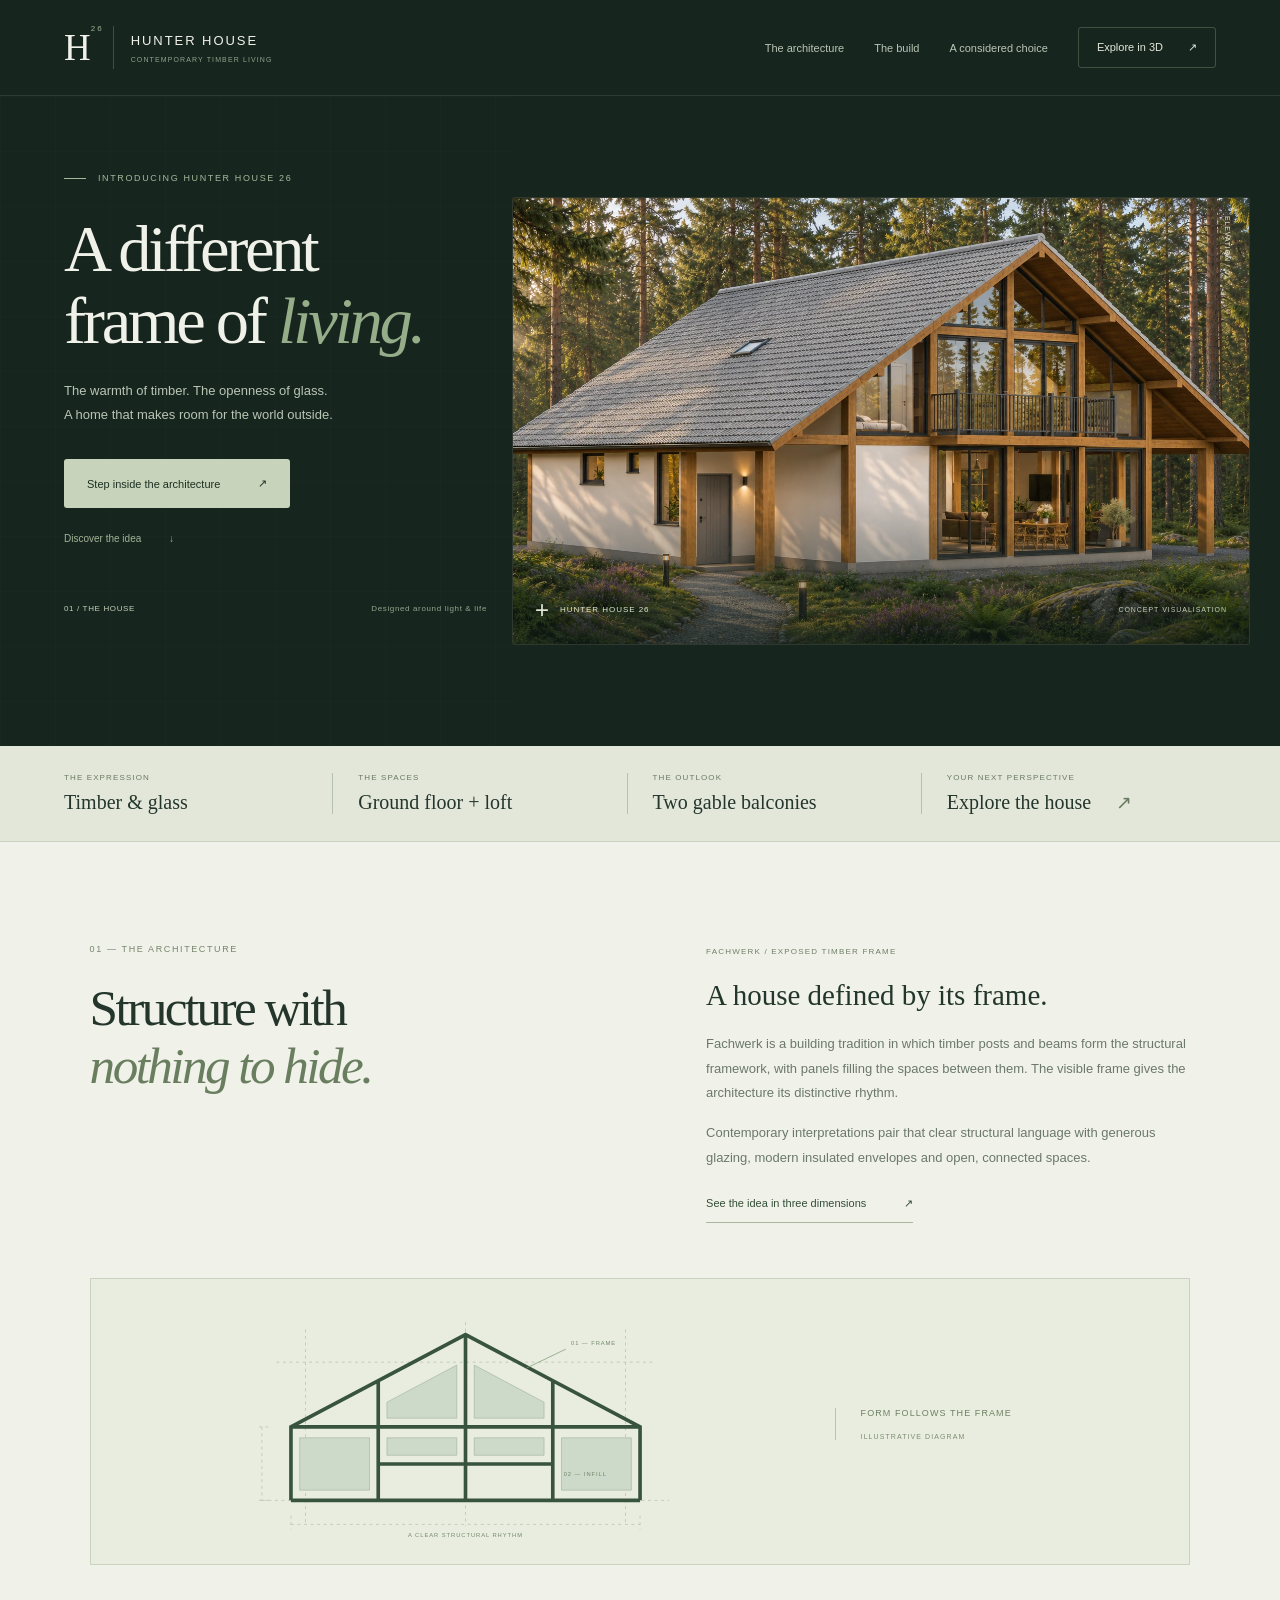
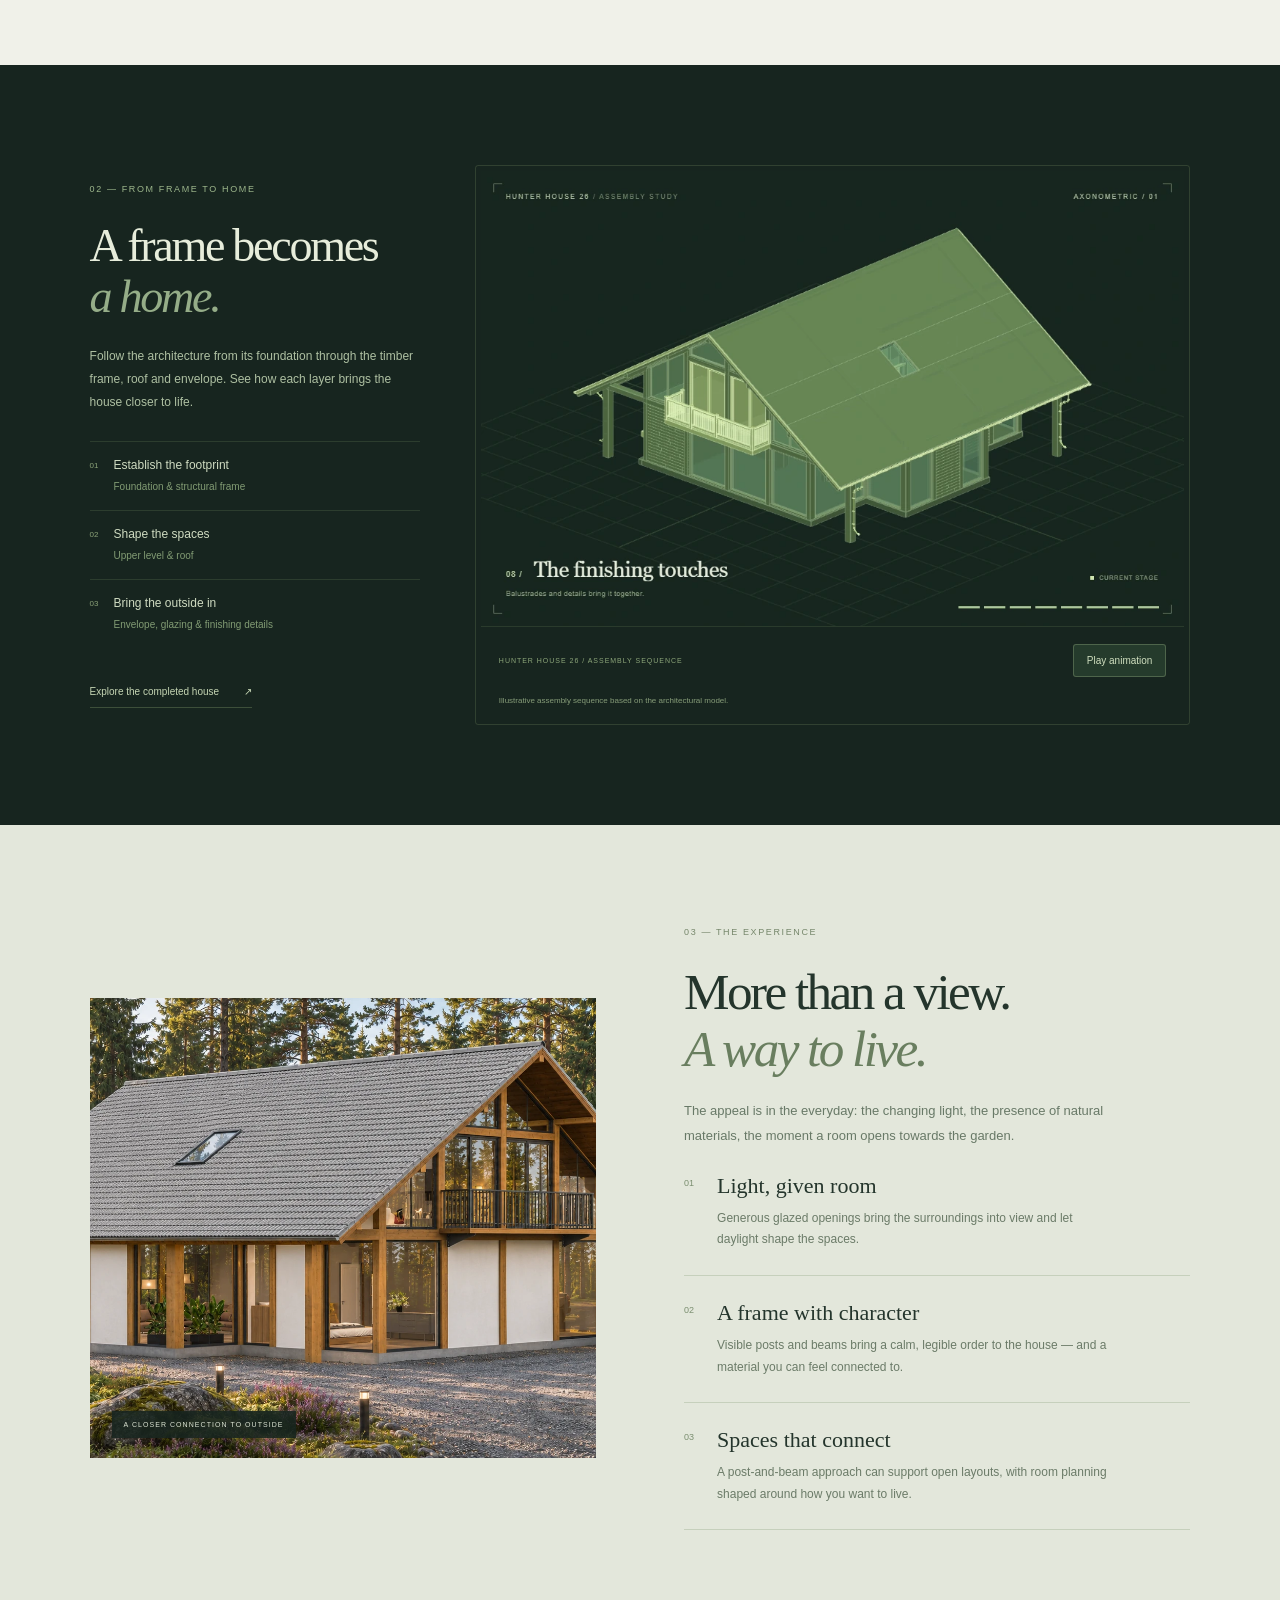
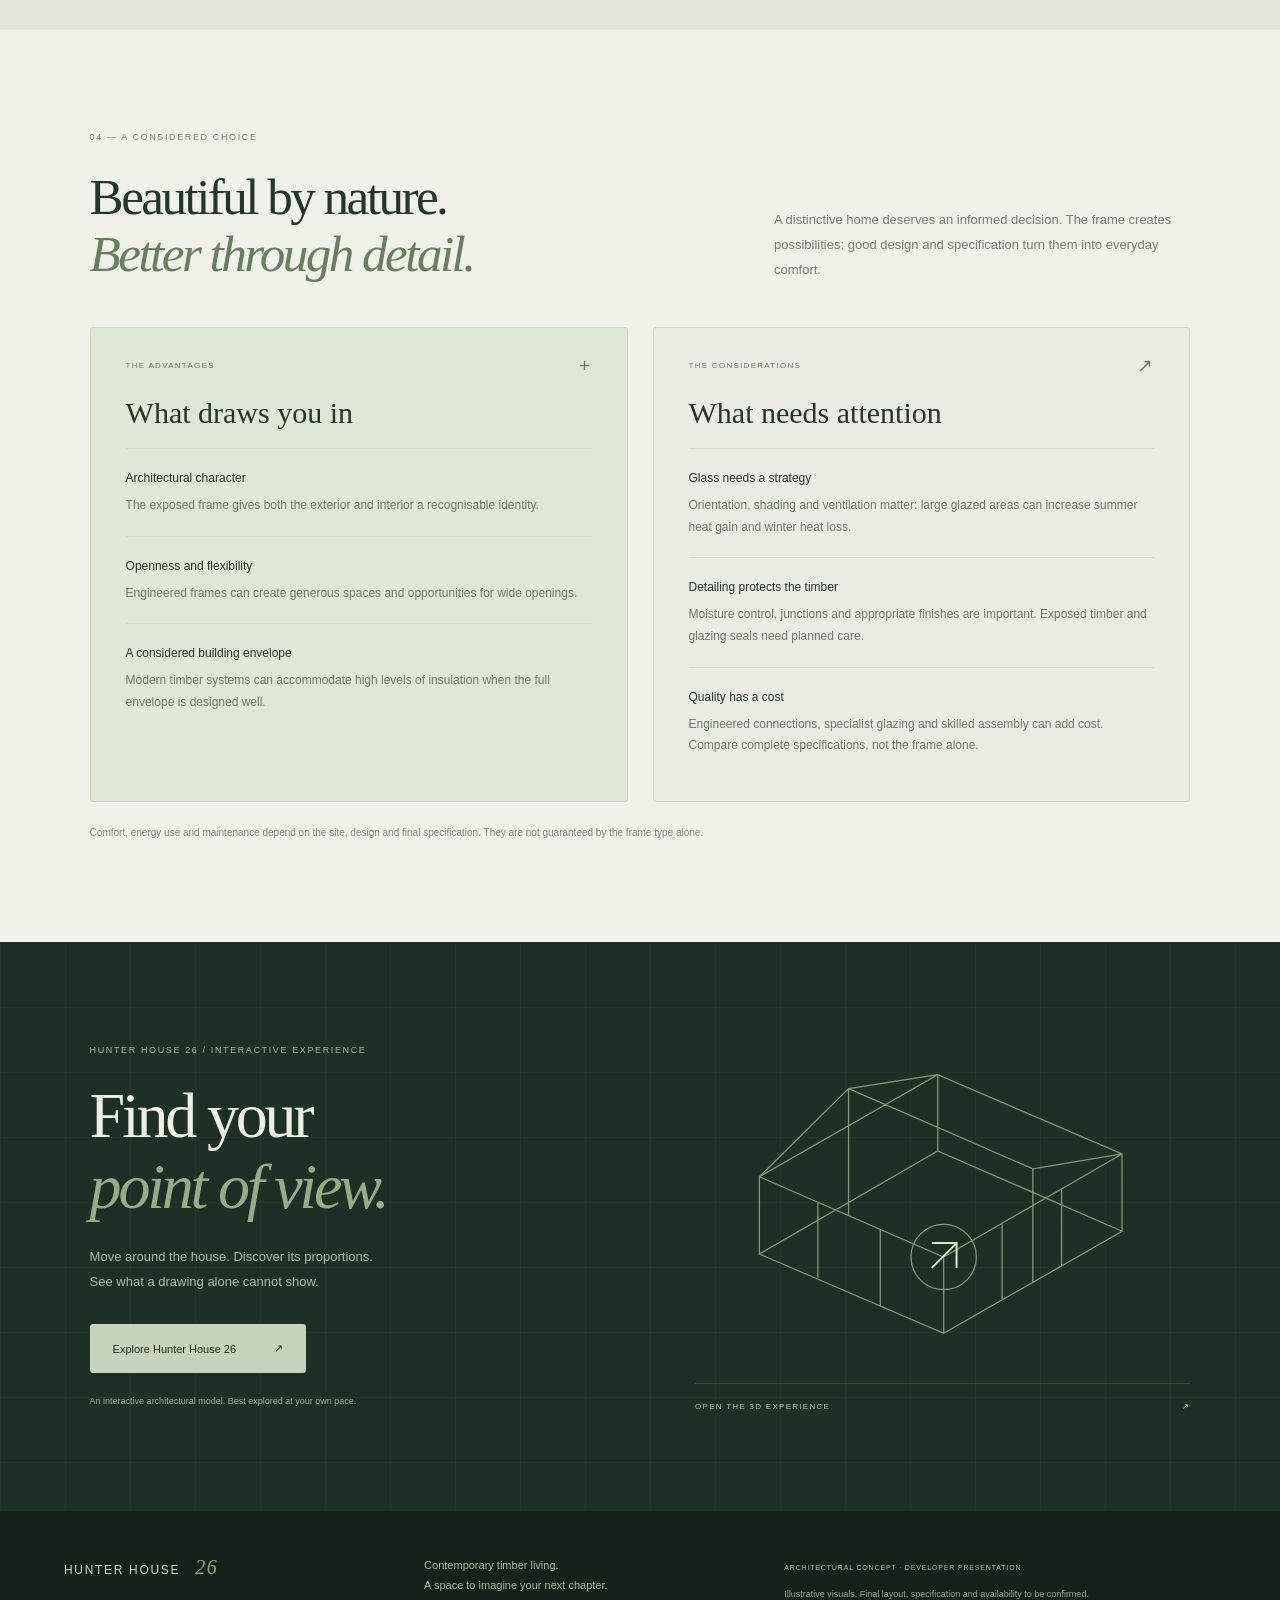
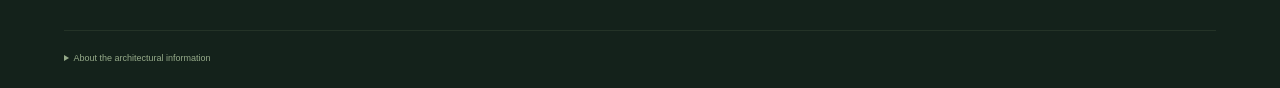
<file: index.html>
<!doctype html>
<html lang="en">
<head>
  <meta charset="UTF-8"><meta name="viewport" content="width=device-width, initial-scale=1.0"><meta name="theme-color" content="#17251f">
  <meta name="description" content="Discover Hunter House 26: contemporary Fachwerk-inspired architecture, expressive timber, generous glazing and a home you can explore in 3D.">
  <title>Hunter House 26 — A different frame of living</title>
  <link rel="icon" href="data:image/svg+xml,%3Csvg xmlns='http://www.w3.org/2000/svg' viewBox='0 0 40 40'%3E%3Crect width='40' height='40' rx='8' fill='%2317251f'/%3E%3Cpath d='M10 10v20m20-20v20M10 20h20' stroke='%23c4cdb7' stroke-width='2'/%3E%3C/svg%3E">
  <script type="module" crossorigin src="./assets/home-DIUFu_EL.js"></script>
  <link rel="modulepreload" crossorigin href="./assets/modulepreload-polyfill-P2Xu9kJm.js">
  <link rel="stylesheet" crossorigin href="./assets/home-CjQpcXt1.css">
</head>
<body>
<a class="skip-link" href="#main">Skip to content</a>
<header class="site-header"><a class="brand" href="./" aria-label="Hunter House 26 home"><span class="brand-mark" aria-hidden="true">H<span>26</span></span><span>HUNTER HOUSE<small>CONTEMPORARY TIMBER LIVING</small></span></a><button class="menu-toggle" aria-controls="site-nav" aria-expanded="false" aria-label="Toggle navigation"><span></span><span></span></button><nav id="site-nav" aria-label="Main navigation"><a href="#architecture">The architecture</a><a href="#construction">The build</a><a href="#considerations">A considered choice</a><a class="nav-cta" href="./viewer.html">Explore in 3D <span>↗</span></a></nav></header>
<main id="main">
<section class="hero" aria-labelledby="hero-title"><div class="hero-copy"><p class="eyebrow"><span class="small-line"></span> INTRODUCING HUNTER HOUSE 26</p><h1 id="hero-title">A different <br>frame of <em>living.</em></h1><p class="hero-description">The warmth of timber. The openness of glass.<br>A home that makes room for the world outside.</p><a class="button button-light" href="./viewer.html">Step inside the architecture <span aria-hidden="true">↗</span></a><a class="quiet-link" href="#architecture">Discover the idea <span aria-hidden="true">↓</span></a><div class="hero-caption"><span>01 / THE HOUSE</span><span>Designed around light & life</span></div></div><figure class="hero-image"><img src="./images/hunter-house-exterior.webp" alt="Hunter House 26 concept with a timber frame, glazed gable and balcony among forest trees" fetchpriority="high" width="1779" height="884"><figcaption><span class="image-cross">+</span> HUNTER HOUSE 26 <span>CONCEPT VISUALISATION</span></figcaption><span class="image-coordinate" aria-hidden="true">ELEVATION / 01</span></figure></section>
<div class="house-facts" aria-label="House highlights"><div><span>THE EXPRESSION</span><strong>Timber & glass</strong></div><div><span>THE SPACES</span><strong>Ground floor + loft</strong></div><div><span>THE OUTLOOK</span><strong>Two gable balconies</strong></div><a href="./viewer.html"><span>YOUR NEXT PERSPECTIVE</span><strong>Explore the house <span aria-hidden="true">↗</span></strong></a></div>
<section id="architecture" class="architecture section-wrap"><div class="section-heading"><p class="eyebrow">01 — THE ARCHITECTURE</p><h2>Structure with<br><em>nothing to hide.</em></h2></div><div class="definition"><p class="definition-label">FACHWERK / EXPOSED TIMBER FRAME</p><p class="lead">A house defined by its frame.</p><p>Fachwerk is a building tradition in which timber posts and beams form the structural framework, with panels filling the spaces between them. The visible frame gives the architecture its distinctive rhythm.</p><p>Contemporary interpretations pair that clear structural language with generous glazing, modern insulated envelopes and open, connected spaces.</p><a class="text-link" href="./viewer.html">See the idea in three dimensions <span aria-hidden="true">↗</span></a></div><div class="frame-drawing" role="img" aria-label="Architectural diagram of posts, beams and infill panels in a gabled timber frame"><svg viewBox="0 0 620 330" fill="none"><path class="diagram-guide" d="M30 270H590M310 25V305M50 80H570M90 35V300M530 35V300"/><path class="diagram-structure" d="M70 270V169L310 42L550 169V270M70 169H550M190 270V106M310 270V42M430 270V106M70 270H550M190 220H430"/><path class="diagram-glass" d="M82 184H178V256H82zM202 184H298V208H202zM322 184H418V208H322zM442 184H538V256H442zM202 135L298 84V157H202zM322 84L418 135V157H322z"/><path class="diagram-guide" d="M70 291V310M550 291V310M70 303H550M39 169H22M39 270H22M30 169V270"/><text x="310" y="321" text-anchor="middle">A CLEAR STRUCTURAL RHYTHM</text><text x="455" y="56">01 — FRAME</text><path class="diagram-pointer" d="M448 62L394 88"/><text x="445" y="236">02 — INFILL</text></svg><div><span>FORM FOLLOWS THE FRAME</span><span>ILLUSTRATIVE DIAGRAM</span></div></div></section>
<section id="construction" class="construction section-wrap" aria-labelledby="construction-title"><div class="construction-copy"><p class="eyebrow">02 — FROM FRAME TO HOME</p><h2 id="construction-title">A frame becomes<br><em>a home.</em></h2><p>Follow the architecture from its foundation through the timber frame, roof and envelope. See how each layer brings the house closer to life.</p><ol class="construction-steps"><li><span>01</span><div>Establish the footprint<small>Foundation & structural frame</small></div></li><li><span>02</span><div>Shape the spaces<small>Upper level & roof</small></div></li><li><span>03</span><div>Bring the outside in<small>Envelope, glazing & finishing details</small></div></li></ol><a class="construction-link" href="./viewer.html">Explore the completed house <span aria-hidden="true">↗</span></a></div><figure class="construction-figure"><img id="construction-animation" src="./images/hunter-house-construction-poster.webp" data-gif="./images/hunter-house-construction.gif" data-poster="./images/hunter-house-construction-poster.webp" alt="Eight-stage schematic assembly of Hunter House 26: foundation, timber frame, upper level, roof structure, roof covering, wall envelope, glazing and finishing details." width="960" height="620" loading="lazy"><figcaption><span>HUNTER HOUSE 26 / ASSEMBLY SEQUENCE</span><button id="construction-toggle" type="button" aria-pressed="false" aria-controls="construction-animation">Play animation</button></figcaption><p class="construction-note">Illustrative assembly sequence based on the architectural model.</p></figure></section>
<section id="living" class="living section-wrap"><div class="living-photo"><img src="./images/hunter-house-setting.webp" alt="Opposite perspective of the Hunter House 26 concept in a woodland landscape" loading="lazy" width="1750" height="899"><span class="photo-label">A CLOSER CONNECTION TO OUTSIDE</span></div><div class="living-copy"><p class="eyebrow">03 — THE EXPERIENCE</p><h2>More than a view.<br><em>A way to live.</em></h2><p class="section-intro">The appeal is in the everyday: the changing light, the presence of natural materials, the moment a room opens towards the garden.</p><div class="feature"><span>01</span><div><h3>Light, given room</h3><p>Generous glazed openings bring the surroundings into view and let daylight shape the spaces.</p></div></div><div class="feature"><span>02</span><div><h3>A frame with character</h3><p>Visible posts and beams bring a calm, legible order to the house — and a material you can feel connected to.</p></div></div><div class="feature"><span>03</span><div><h3>Spaces that connect</h3><p>A post-and-beam approach can support open layouts, with room planning shaped around how you want to live.</p></div></div></div></section>
<section id="considerations" class="considerations section-wrap"><div class="considerations-heading"><p class="eyebrow">04 — A CONSIDERED CHOICE</p><h2>Beautiful by nature.<br><em>Better through detail.</em></h2><p>A distinctive home deserves an informed decision. The frame creates possibilities; good design and specification turn them into everyday comfort.</p></div><div class="comparison-grid"><article class="comparison benefits"><span class="card-label">THE ADVANTAGES <span aria-hidden="true">+</span></span><h3>What draws you in</h3><ul><li><strong>Architectural character</strong><p>The exposed frame gives both the exterior and interior a recognisable identity.</p></li><li><strong>Openness and flexibility</strong><p>Engineered frames can create generous spaces and opportunities for wide openings.</p></li><li><strong>A considered building envelope</strong><p>Modern timber systems can accommodate high levels of insulation when the full envelope is designed well.</p></li></ul></article><article class="comparison tradeoffs"><span class="card-label">THE CONSIDERATIONS <span aria-hidden="true">↗</span></span><h3>What needs attention</h3><ul><li><strong>Glass needs a strategy</strong><p>Orientation, shading and ventilation matter: large glazed areas can increase summer heat gain and winter heat loss.</p></li><li><strong>Detailing protects the timber</strong><p>Moisture control, junctions and appropriate finishes are important. Exposed timber and glazing seals need planned care.</p></li><li><strong>Quality has a cost</strong><p>Engineered connections, specialist glazing and skilled assembly can add cost. Compare complete specifications, not the frame alone.</p></li></ul></article></div><p class="performance-note">Comfort, energy use and maintenance depend on the site, design and final specification. They are not guaranteed by the frame type alone.</p></section>
<section class="experience-cta section-wrap" aria-labelledby="experience-title"><div class="cta-grid" aria-hidden="true"></div><div><p class="eyebrow">HUNTER HOUSE 26 / INTERACTIVE EXPERIENCE</p><h2 id="experience-title">Find your<br><em>point of view.</em></h2><p>Move around the house. Discover its proportions.<br>See what a drawing alone cannot show.</p><a class="button button-light" href="./viewer.html">Explore Hunter House 26 <span aria-hidden="true">↗</span></a><span class="experience-caption">An interactive architectural model. Best explored at your own pace.</span></div><a class="cta-drawing" href="./viewer.html" aria-label="Open the Hunter House 26 interactive viewer"><svg viewBox="0 0 500 340" fill="none" aria-hidden="true"><path d="M65 214L245 110L431 191L251 294L65 214Z M65 214V136L245 33L431 113V191 M65 136L251 217L431 113 M251 217V294 M245 33V110 M124 161V238 M187 189V267 M310 184V260 M370 149V225 M65 136L155 47L245 33 M155 47L341 128L431 113 M155 47V175 M341 128V242"/><circle cx="251" cy="217" r="33"/><path class="cta-arrow" d="M239 228L264 203M239 203H264V228"/></svg><span>OPEN THE 3D EXPERIENCE <span>↗</span></span></a></section>
</main>
<footer class="site-footer"><a class="footer-brand" href="./">HUNTER HOUSE <span>26</span></a><p>Contemporary timber living.<br>A space to imagine your next chapter.</p><div><span>ARCHITECTURAL CONCEPT · DEVELOPER PRESENTATION</span><p>Illustrative visuals. Final layout, specification and availability to be confirmed.</p></div><details class="reading"><summary>About the architectural information</summary><p>General background: <a href="https://historicengland.org.uk/images-books/publications/eehb-insulating-timber-framed-walls/heag071-insultating-timber-framed-walls/" target="_blank" rel="noopener noreferrer">Historic England — timber frames</a>, <a href="https://www.structuraltimber.co.uk/news/structural-timber-and-the-drive-for-net-zero/" target="_blank" rel="noopener noreferrer">Structural Timber Association — modern envelopes</a>, <a href="https://www.passivhaustrust.org.uk/news/detail/?nId=1473" target="_blank" rel="noopener noreferrer">Passivhaus Trust — summer comfort</a>. General principles, not certified performance of this concept.</p></details></footer>
</body></html>
</file>
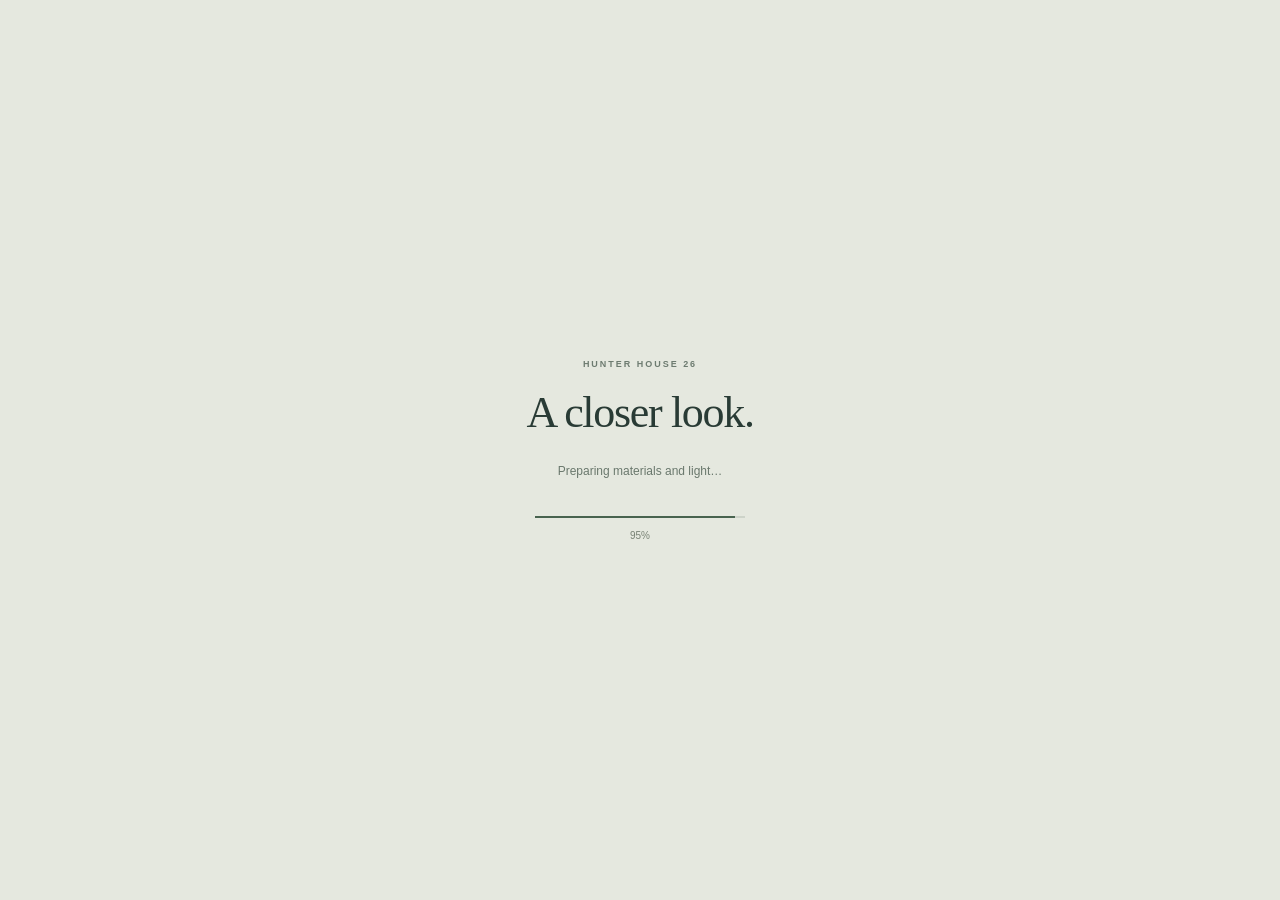
<file: viewer.html>
<!doctype html>
<html lang="en">
  <head>
    <meta charset="UTF-8" />
    <meta name="viewport" content="width=device-width, initial-scale=1.0, viewport-fit=cover" />
    <meta name="theme-color" content="#e9e8e2" />
    <meta name="description" content="Explore Hunter House 26, a timber and glass home, in an interactive architectural model." />
    <title>Hunter House 26 — An architectural study</title>
    <link rel="icon" href="data:image/svg+xml,%3Csvg xmlns='http://www.w3.org/2000/svg' viewBox='0 0 40 40'%3E%3Crect width='40' height='40' rx='8' fill='%232b423c'/%3E%3Cpath d='M8 24L20 12l12 12M12 22v9h16v-9' fill='none' stroke='%23f4f2e9' stroke-width='2'/%3E%3C/svg%3E" />
    <script type="module" crossorigin src="./assets/viewer-BWN2Yqag.js"></script>
    <link rel="modulepreload" crossorigin href="./assets/modulepreload-polyfill-P2Xu9kJm.js">
    <link rel="stylesheet" crossorigin href="./assets/viewer-CbNw8UbP.css">
  </head>
  <body>
    <main id="viewer" aria-label="Interactive exterior model of Hunter House 26"></main>
    <header class="masthead">
      <div class="identity"><span class="monogram" aria-hidden="true">H<span>26</span></span><div><h1>Hunter House 26</h1><p>Timber · Glass · Light</p></div></div>
      <div class="viewer-header-right"><span class="mode-label"><i></i> Exterior study <span class="stage">01</span></span><a class="back-link" href="./">← Back to the house</a></div>
    </header>
    <div class="furniture-control" id="furniture-control" hidden><button id="furniture-toggle" type="button" aria-pressed="false" disabled>Dining area · Loading…</button><span id="furniture-status" role="status" aria-live="polite" class="visually-hidden"></span></div>
    <div class="furniture-control kitchen-control" id="kitchen-control" hidden><button id="kitchen-toggle" type="button" aria-pressed="false" disabled>Kitchen · Loading…</button><span id="kitchen-status" role="status" aria-live="polite" class="visually-hidden"></span></div>
    <div class="loader" id="loader" role="status" aria-live="polite">
      <span class="eyebrow">HUNTER HOUSE 26</span><h2 id="loading-title">A closer look.</h2>
      <p id="loading-message">Loading the architectural model…</p>
      <div class="progress-track"><div id="loading-bar"></div></div><span id="loading-percent">0%</span>
      <button id="retry" hidden>Try again</button>
    </div>
    <aside class="project-caption"><span class="eyebrow">AN ARCHITECTURAL STUDY</span><p>A different<br>perspective.</p><span class="caption-detail">Two levels. Two balconies. One open perspective.</span></aside>
    <nav class="view-controls" aria-label="Exterior viewpoints">
      <div class="view-switch"><button data-view="front" aria-pressed="true">Front</button><button data-view="angle" aria-pressed="false">Perspective</button><button data-view="rear" aria-pressed="false">Rear</button></div>
      <button class="icon-button" id="reset" title="Reset view (R)" aria-label="Reset view"><svg viewBox="0 0 24 24" fill="none" stroke="currentColor" stroke-width="1.5"><path d="M4 10a8 8 0 1 1 1 7M4 4v6h6"/></svg></button>
      <button class="icon-button" id="fullscreen" title="Full screen" aria-label="Enter full screen"><svg viewBox="0 0 24 24" fill="none" stroke="currentColor" stroke-width="1.5"><path d="M9 4H4v5m11-5h5v5M4 15v5h5m11-5v5h-5"/></svg></button>
      <button class="icon-button" id="help" aria-expanded="false" aria-controls="help-panel" title="Navigation help" aria-label="Navigation help">?</button>
    </nav>
    <div id="help-panel" class="help-panel" hidden><h2>Explore the house</h2><p><strong>Mouse</strong> Drag to orbit · Scroll to zoom · Right drag to pan</p><p><strong>Touch</strong> One finger to orbit · Pinch to zoom · Two fingers to pan</p><p><strong>Keyboard</strong> Arrow keys to pan · R to reset · Esc to close</p></div>
    <footer><span class="navigation-hint">Drag to explore <span>·</span> Scroll or pinch to zoom</span><span class="credit">HUNTER HOUSE 26</span></footer>
    <p id="context-message" role="alert" hidden></p>
  </body>
</html>
</file>
<file: assets/home-CjQpcXt1.css>
:root{color:#24352c;font-synthesis:none;--ink:#17251f;--paper:#f0f1e9;background:#f0f1e9;font-family:Arial,Helvetica,sans-serif}*{box-sizing:border-box}html{scroll-behavior:smooth;scroll-padding-top:80px}body{margin:0}a{color:inherit;text-decoration:none}button{font:inherit}a:focus-visible,button:focus-visible,summary:focus-visible{outline-offset:5px;outline:2px solid #78916b}img{object-fit:cover;width:100%;display:block}h1,h2,h3,p,figure{margin:0}h1,h2{letter-spacing:-.05em;font-family:Georgia,Times New Roman,serif;font-weight:400}em{color:#95ad88;font-weight:400}.skip-link{z-index:100;background:#fff;padding:15px;position:absolute;top:10px;left:15px;transform:translateY(-200%)}.skip-link:focus{transform:translateY(0)}.site-header{background:var(--ink);min-height:96px;color:var(--paper);border-bottom:1px solid #b5c2ac22;justify-content:space-between;align-items:center;gap:25px;padding:22px 5%;display:flex}.brand{letter-spacing:.15em;flex-shrink:0;align-items:center;gap:17px;font-size:13px;display:flex}.brand small{color:#92a38c;letter-spacing:.16em;margin-top:8px;font-size:7px;display:block}.brand-mark{border-right:1px solid #b5c2ac44;padding-right:20px;font:37px Georgia,serif;position:relative}.brand-mark span{color:#a3b592;font:8px Arial,sans-serif;position:absolute;top:-2px;right:9px}.site-header nav{color:#bac5b5;align-items:center;gap:30px;font-size:11px;display:flex}.site-header nav a:hover{color:#fff}.nav-cta{color:#e3e8da;border:1px solid #82927766;border-radius:3px;padding:13px 18px}.nav-cta span{margin-left:22px}.menu-toggle{display:none}.hero{background:var(--ink);color:var(--paper);grid-template-columns:40% 60%;min-height:650px;display:grid;position:relative}.hero-copy{background-image:linear-gradient(#afc49a05 1px,#0000 1px),linear-gradient(90deg,#afc49a05 1px,#0000 1px);background-size:55px 55px;padding:75px 25px 26px 12.5%}.eyebrow{letter-spacing:.18em;font-size:9px;font-weight:500;line-height:1.7}.hero .eyebrow{color:#a6b79a;align-items:center;gap:12px;display:flex}.small-line{background:#a6b79a;width:22px;height:1px;display:inline-block}.hero h1{margin:27px 0 23px;font-size:clamp(46px,5.2vw,82px);line-height:1.07}.hero-description{color:#b9c5b4;font-size:13px;line-height:1.9}.button{border-radius:3px;justify-content:space-between;align-items:center;gap:38px;padding:18px 23px;font-size:11px;font-weight:500;transition:background .2s,transform .2s;display:inline-flex}.button-light{color:#1c3022;background:#c7d3ba}.button-light:hover{background:#d9e2ce;transform:translateY(-2px)}.hero .button{margin-top:31px}.quiet-link{color:#a2b396;width:max-content;margin-top:25px;font-size:10px;display:block}.quiet-link span{padding-left:25px}.hero-caption{letter-spacing:.08em;color:#93a48c;justify-content:space-between;gap:15px;margin-top:60px;font-size:8px;display:flex}.hero-caption span:first-child{color:#c4cfb7}.hero-image{aspect-ratio:1.65;background:#121b15;border:1px solid #a4b59830;border-radius:3px;align-self:center;min-width:0;margin:25px 30px 25px 0;position:relative;overflow:hidden}.hero-image img{object-position:56% 50%;height:100%;position:absolute}.hero-image:after{content:"";pointer-events:none;background:linear-gradient(#0000 68%,#0d1c18b0);position:absolute;inset:0}.hero-image figcaption{letter-spacing:.12em;z-index:1;color:#e0e8d6;align-items:center;gap:10px;font-size:8px;display:flex;position:absolute;bottom:20px;left:22px;right:22px}.hero-image figcaption span:last-child{color:#c4d2b8;margin-left:auto;font-size:7px}.image-cross{font-size:24px;font-weight:100}.image-coordinate{letter-spacing:.12em;color:#e0e8d6;writing-mode:vertical-rl;font-size:7px;position:absolute;top:18px;right:18px}.house-facts{background:#e3e7da;border-bottom:1px solid #c9d1c1;grid-template-columns:repeat(4,1fr);gap:25px;padding:27px 5%;display:grid}.house-facts>div,.house-facts>a{border-right:1px solid #b5c1ac;padding-right:20px}.house-facts>a{border:0}.house-facts span{letter-spacing:.14em;color:#697a60;margin-bottom:9px;font-size:8px;display:block}.house-facts strong{font:20px Georgia,serif}.house-facts strong span{margin-left:20px;font-size:19px;display:inline}.section-wrap{padding:100px 7%}.section-heading h2,.living h2,.considerations h2{margin-top:22px;font-size:clamp(37px,4vw,58px);line-height:1.12}.section-heading em,.living em,.considerations em{color:#697e5f}.architecture{grid-template-columns:1fr 1fr;gap:55px 12%;display:grid}.architecture .eyebrow{color:#76866c}.definition{padding-top:5px}.definition-label{letter-spacing:.15em;color:#6f8068;font-size:8px}.definition .lead{color:#23362b;margin:23px 0 20px;font:29px Georgia,serif}.definition>p:not(.lead):not(.definition-label){color:#6b786b;margin-bottom:15px;font-size:13px;line-height:1.9}.text-link{color:#334d36;border-bottom:1px solid #a9b79e;gap:38px;padding:12px 0;font-size:11px;display:inline-flex}.frame-drawing{background:#e9eddf;border:1px solid #c9d3c0;grid-column:1/-1;align-items:center;gap:30px;padding:25px 35px 20px;display:flex}.frame-drawing svg{width:66%;height:240px;overflow:visible}.diagram-structure{stroke:#38543e;stroke-width:5px;stroke-linejoin:miter}.diagram-guide{stroke:#b3c1a8;stroke-width:1px;stroke-dasharray:4 5}.diagram-glass{fill:#cdd9c9;stroke:#9eaf99;stroke-width:.8px}.diagram-pointer{stroke:#81977a;stroke-width:1px}.frame-drawing text{letter-spacing:1.3px;fill:#71886a;font:8px Arial,sans-serif}.frame-drawing>div{letter-spacing:.12em;color:#6c8061;border-left:1px solid #b7c5ac;flex-direction:column;gap:15px;padding-left:25px;font-size:9px;display:flex}.frame-drawing>div span:last-child{color:#7c8d70;font-size:7px}.living{background:#e3e7db;grid-template-columns:1fr 1fr;align-items:center;gap:8%;display:grid}.living-photo{aspect-ratio:1.1;position:relative;overflow:hidden}.living-photo img{object-position:57% 50%;height:100%}.photo-label{letter-spacing:.15em;color:#dce4d3;background:#17251fdf;padding:10px 12px;font-size:7px;position:absolute;bottom:20px;left:22px}.living .eyebrow{color:#76876b}.section-intro{color:#687967;max-width:440px;margin-top:22px;font-size:13px;line-height:1.9}.feature{border-bottom:1px solid #c6d0bc;gap:23px;padding:24px 0;display:flex}.feature>span{color:#7b8f70;margin-top:5px;font-size:9px}.feature h3{margin-bottom:9px;font:22px Georgia,serif}.feature p{color:#6b7b68;max-width:400px;font-size:12px;line-height:1.8}.considerations-heading{grid-template-columns:1.3fr 1fr;align-items:end;gap:0 13%;display:grid}.considerations-heading .eyebrow{color:#718568;grid-column:1/-1}.considerations-heading>p:last-child{color:#73816d;font-size:13px;line-height:1.9}.comparison-grid{grid-template-columns:1fr 1fr;gap:25px;margin-top:45px;display:grid}.comparison{border:1px solid #c9d3bf;border-radius:3px;padding:33px 35px 25px}.benefits{background:#dfe7d5}.tradeoffs{background:#eaece3}.card-label{letter-spacing:.16em;color:#6a7f5e;justify-content:space-between;font-size:8px;display:flex}.card-label span{font-size:19px;line-height:10px}.comparison h3{margin-top:25px;font:30px Georgia,serif}.comparison ul{margin:18px 0 0;padding:0;list-style:none}.comparison li{border-top:1px solid #bdcbb266;padding:19px 0}.comparison li strong{font-size:12px;font-weight:500}.comparison li p{color:#6c7c65;margin-top:9px;font-size:12px;line-height:1.8}.performance-note{color:#7c8874;max-width:660px;margin-top:22px;font-size:10px;line-height:1.8}.experience-cta{color:#edf0e3;background:#1d3026;grid-template-columns:1fr 1fr;align-items:center;gap:10%;display:grid;position:relative;overflow:hidden}.cta-grid{pointer-events:none;background-image:linear-gradient(#c6d8b309 1px,#0000 1px),linear-gradient(90deg,#c6d8b309 1px,#0000 1px);background-size:65px 65px;position:absolute;inset:0}.experience-cta>div:not(.cta-grid),.cta-drawing{position:relative}.experience-cta .eyebrow{color:#a6bb96}.experience-cta h2{margin:23px 0;font-size:clamp(42px,5vw,70px);line-height:1.1}.experience-cta p:not(.eyebrow){color:#acbea1;font-size:13px;line-height:1.9}.experience-cta .button{margin-top:30px}.experience-caption{color:#a0b394;margin-top:20px;font-size:9px;line-height:1.8;display:block}.cta-drawing{color:#b6cda1;display:block}.cta-drawing svg{stroke:#829b75;stroke-width:1.3px;width:100%;transition:transform .4s}.cta-drawing:hover svg{transform:translateY(-5px)}.cta-drawing .cta-arrow{stroke:#dceacb;stroke-width:2px}.cta-drawing>span{letter-spacing:.16em;border-top:1px solid #62795466;justify-content:space-between;padding-top:18px;font-size:8px;display:flex}.site-footer{color:#a9b99d;background:#14221b;grid-template-columns:1fr 1fr 1.3fr;gap:28px;padding:45px 5% 25px;display:grid}.footer-brand{color:#d0dbc3;letter-spacing:.14em;font-size:12px}.footer-brand span{color:#88a377;margin-left:10px;font:italic 20px Georgia,serif}.site-footer>p{font-size:11px;line-height:1.8}.site-footer>div>span{letter-spacing:.12em;font-size:7px}.site-footer>div>p{color:#95aa89;margin-top:12px;font-size:9px;line-height:1.8}.reading{color:#95aa89;border-top:1px solid #8da47b22;grid-column:1/-1;padding-top:22px;font-size:9px}.reading summary{cursor:pointer}.reading p{max-width:850px;margin-top:15px;line-height:1.9}.reading a{text-underline-offset:3px;text-decoration:underline}@media (width>=1600px){.hero{min-height:770px}.hero-copy{padding-top:110px}.hero h1{font-size:86px}.hero-description{font-size:15px}.hero-caption{margin-top:90px}}@media (width<=1000px){.site-header nav{gap:17px;font-size:10px}.hero{grid-template-columns:45% 55%;min-height:620px}.hero-copy{padding-top:65px;padding-left:11%}.hero-image{aspect-ratio:1.3;margin-right:20px}.hero h1{font-size:56px}.hero-description{font-size:12px}.hero-caption{flex-direction:column;gap:10px;margin-top:45px}.hero-image figcaption span:last-child{display:none}.section-wrap{padding:75px 6%}.architecture,.living{gap:50px 7%}.considerations-heading{gap:0 7%}.frame-drawing>div{font-size:8px}.house-facts{gap:15px}.house-facts strong{font-size:17px}.comparison{padding:27px}.site-footer{grid-template-columns:1fr 1fr}.site-footer>div{grid-column:1/-1}}@media (width<=720px){.site-header{z-index:20;min-height:80px;padding:19px 6%;position:relative}.brand{gap:12px;font-size:11px}.brand-mark{padding-right:17px;font-size:30px}.brand small{margin-top:6px;font-size:6px}.menu-toggle{background:0 0;border:1px solid #70846466;border-radius:3px;flex-direction:column;justify-content:center;align-items:center;gap:6px;width:38px;height:38px;display:flex}.menu-toggle span{background:#bdcdb0;width:16px;height:1px}.site-header nav{background:#17251f;border-bottom:1px solid #62775466;flex-direction:column;align-items:stretch;gap:23px;padding:20px 6% 30px;font-size:12px;display:none;position:absolute;top:100%;left:0;right:0}.menu-open .site-header nav{display:flex}.hero{flex-direction:column;min-height:0;display:flex}.hero-copy{padding:47px 7% 26px}.hero h1{margin-top:23px;font-size:clamp(48px,11vw,70px)}.hero h1 br:first-of-type{display:none}.hero-description{font-size:12px}.hero .eyebrow{font-size:8px}.hero .button{gap:35px;margin-top:25px;padding:17px 20px;font-size:11px}.quiet-link{margin-left:20px;font-size:9px;display:inline-block}.quiet-link span{padding-left:10px}.hero-caption{flex-direction:row;gap:15px;margin-top:35px;font-size:7px}.hero-image{aspect-ratio:1.65;width:90%;margin:0 5% 22px}.hero-image img{object-position:57% 50%}.hero-image figcaption{font-size:7px;bottom:13px;left:14px;right:14px}.house-facts{grid-template-columns:1fr 1fr;gap:25px 15px;padding:24px 7%}.house-facts>div:nth-child(2){border-right:0}.house-facts span{margin-bottom:8px;font-size:7px}.house-facts strong{font-size:17px}.section-wrap{padding:60px 7%}.architecture{display:block}.section-heading h2,.living h2,.considerations h2{margin-top:18px;font-size:39px}.definition{margin-top:32px}.definition .lead{margin-top:18px;font-size:25px}.definition>p:not(.lead):not(.definition-label){font-size:12px}.frame-drawing{flex-direction:column;gap:12px;margin-top:35px;padding:15px 12px}.frame-drawing svg{width:100%;height:auto}.frame-drawing>div{border:0;border-top:1px solid #bbc8af;flex-direction:row;justify-content:space-between;width:100%;padding:15px 3px 0;font-size:7px}.frame-drawing>div span:last-child{font-size:6px}.living{flex-direction:column;gap:35px;display:flex}.living-photo{aspect-ratio:1.4;order:2;width:100%}.living-copy{width:100%}.feature{padding:20px 0}.feature h3{font-size:21px}.section-intro{font-size:12px}.considerations-heading{display:block}.considerations-heading>p:last-child{margin-top:23px;font-size:12px}.comparison-grid{grid-template-columns:1fr;gap:18px;margin-top:30px}.comparison{padding:26px}.comparison h3{font-size:27px}.performance-note{font-size:9px}.experience-cta{display:block}.experience-cta h2{font-size:52px}.experience-cta p:not(.eyebrow){font-size:12px}.cta-drawing{max-width:400px;margin-top:35px}.site-footer{gap:25px;padding:33px 7% 25px}.footer-brand,.site-footer>p{font-size:10px}.site-footer>div>span{font-size:6px}}@media (width<=380px){.quiet-link{margin-top:20px;margin-left:0;display:block}.hero-caption{font-size:6px}.hero-image{aspect-ratio:1.5}.house-facts strong{font-size:15px}}@media (prefers-reduced-motion:reduce){html{scroll-behavior:auto}*,:before,:after{transition:none!important}}.construction{color:#e7eddb;background:#17251f;grid-template-columns:30% 1fr;align-items:center;gap:5%;display:grid}.construction .eyebrow{color:#9db78c}.construction h2{margin:22px 0;font-size:clamp(36px,3.6vw,54px);line-height:1.12}.construction-copy>p:not(.eyebrow){color:#aec0a2;font-size:12px;line-height:1.9}.construction-steps{margin:28px 0;padding:0;list-style:none}.construction-steps li{color:#cfdbc1;border-top:1px solid #829a6c33;gap:15px;padding:16px 0;font-size:12px;display:flex}.construction-steps li>span{color:#8ba378;padding-top:3px;font-size:8px}.construction-steps small{color:#829c74;margin-top:7px;font-size:10px;line-height:1.5;display:block}.construction-link{color:#c6d6b4;border-bottom:1px solid #768e6266;gap:25px;padding:10px 0;font-size:10px;display:inline-flex}.construction-figure{border:1px solid #78906144;border-radius:3px;min-width:0;padding:5px}.construction-figure img{aspect-ratio:960/620;object-fit:contain;width:100%;height:auto;display:block}.construction-figure figcaption{border-top:1px solid #78906133;justify-content:space-between;align-items:center;gap:15px;padding:17px 18px;display:flex}.construction-figure figcaption>span{letter-spacing:.14em;color:#8da67a;font-size:7px}.construction-figure button{color:#d0dfbf;cursor:pointer;white-space:nowrap;background:#253b2c;border:1px solid #8da67a66;border-radius:3px;padding:10px 13px;font-size:10px}.construction-figure button:hover{background:#354e39}.construction-note{color:#879d79;padding:0 18px 12px;font-size:8px;line-height:1.7}@media (width<=1000px){.construction{grid-template-columns:1fr;gap:35px}.construction-copy{grid-template-columns:1fr 1fr;gap:0 30px;display:grid}.construction-copy>.eyebrow,.construction-copy>h2,.construction-link,.construction-copy>p:not(.eyebrow){grid-column:1}.construction-steps{grid-area:2/2/5;margin:10px 0 0}.construction h2{font-size:44px}}@media (width<=720px){.construction-copy{display:block}.construction h2{font-size:39px}.construction-steps{margin-top:25px}.construction-figure{padding:2px}.construction-figure figcaption{gap:8px;padding:13px 10px}.construction-figure figcaption>span{max-width:150px;font-size:6px;line-height:1.8}.construction-figure button{padding:9px;font-size:9px}.construction-note{padding:0 10px 10px;font-size:7px}}
</file>
<file: assets/viewer-CbNw8UbP.css>
:root{color:#293b35;font-synthesis:none;--lightningcss-light:initial;--lightningcss-dark: ;color-scheme:light;background:#e5e8df;font-family:Arial,Helvetica,sans-serif;font-weight:400}*{box-sizing:border-box}body{margin:0;overflow:hidden}button{font:inherit;color:inherit;cursor:pointer}button:focus-visible{outline-offset:4px;outline:2px solid #486d5d}button:disabled{opacity:.4;cursor:wait}[hidden]{display:none!important}#viewer{position:fixed;inset:0}canvas{touch-action:none;outline:none;width:100%;height:100%;display:block}.masthead{pointer-events:none;justify-content:space-between;align-items:center;display:flex;position:fixed;inset:36px 42px auto}.identity{align-items:center;gap:17px;display:flex}.monogram{border-right:1px solid #8b938d70;padding-right:20px;font-family:Georgia,serif;font-size:35px;font-weight:400}.monogram span{color:#819188;font-size:25px}h1{letter-spacing:.02em;margin:0 0 6px;font-size:16px;font-weight:500}.identity p{letter-spacing:.14em;text-transform:uppercase;color:#69766d;margin:0;font-size:10px}.mode-label{letter-spacing:.04em;align-items:center;gap:9px;font-size:11px;display:flex}.mode-label i{background:#5b7b66;border-radius:50%;width:5px;height:5px}.stage{border:1px solid #82908660;border-radius:50%;margin-left:12px;padding:6px;font-size:9px}.project-caption{pointer-events:none;position:fixed;bottom:100px;left:42px}.eyebrow{letter-spacing:.22em;color:#6d7b70;font-size:9px;font-weight:600}.project-caption p{letter-spacing:-.03em;margin:14px 0;font:clamp(25px,3vw,42px)/1.12 Georgia,Times New Roman,serif}.caption-detail{color:#728075;font-size:10px;line-height:1.5}.view-controls{align-items:center;gap:8px;display:flex;position:fixed;bottom:65px;right:42px}.view-switch{-webkit-backdrop-filter:blur(12px);backdrop-filter:blur(12px);background:#ffffffb5;border:1px solid #ffffffd9;border-radius:28px;gap:3px;padding:5px;display:flex;box-shadow:0 4px 24px #3646390a}.view-switch button{background:0 0;border:0;border-radius:20px;padding:12px 17px;font-size:11px;transition:background .2s,color .2s}.view-switch button[aria-pressed=true]{color:#f5f4ec;background:#344b40}.icon-button{-webkit-backdrop-filter:blur(12px);backdrop-filter:blur(12px);background:#ffffffb5;border:1px solid #ffffffd9;border-radius:50%;place-items:center;width:41px;height:41px;font-size:16px;display:grid}.icon-button:hover,.view-switch button:hover{background:#d6dfd4}.view-switch button[aria-pressed=true]:hover{background:#344b40}.icon-button svg{width:17px;height:17px}.help-panel{-webkit-backdrop-filter:blur(16px);backdrop-filter:blur(16px);background:#fffffff0;border:1px solid #fff;border-radius:12px;width:310px;padding:23px;position:fixed;bottom:125px;right:42px;box-shadow:0 10px 40px #30433715}.help-panel h2{margin:0 0 15px;font:21px Georgia,serif}.help-panel p{color:#6c796e;font-size:11px;line-height:1.7}.help-panel strong{color:#35473c;font-weight:500;display:block}footer{pointer-events:none;color:#748075;justify-content:space-between;font-size:10px;display:flex;position:fixed;bottom:26px;left:42px;right:42px}.navigation-hint span{padding:0 8px}.credit{letter-spacing:.2em;font-size:8px}.loader{z-index:5;background:#e5e8df;flex-direction:column;justify-content:center;align-items:center;transition:opacity .45s;display:flex;position:fixed;inset:0}.loader.finished{opacity:0;pointer-events:none}.loader h2{letter-spacing:-.03em;margin:18px 0 12px;font:44px Georgia,serif}.loader p{color:#6a786d;text-align:center;max-width:300px;font-size:12px;line-height:1.6}.progress-track{background:#cdd3c9;width:210px;height:2px;margin:22px 0 12px}#loading-bar{background:#48634f;width:0;height:100%;transition:width .15s}#loading-percent{color:#778174;font-variant-numeric:tabular-nums;font-size:10px}#retry{background:0 0;border:1px solid #819580;border-radius:24px;margin-top:20px;padding:10px 22px}#context-message{background:#fff;border-radius:10px;max-width:80vw;padding:16px 24px;font-size:12px;position:fixed;bottom:140px;left:50%;transform:translate(-50%)}@media (width<=700px){.masthead{inset:max(22px,env(safe-area-inset-top)) 22px auto}.monogram{padding-right:14px;font-size:29px}.identity{gap:12px}h1{font-size:14px}.identity p{font-size:8px}.mode-label{font-size:9px}.stage{display:none}.project-caption{bottom:160px;left:22px}.project-caption p{margin:10px 0;font-size:28px}.caption-detail{display:none}.eyebrow{font-size:8px}.view-controls{left:0;right:0;bottom:max(60px,calc(env(safe-area-inset-bottom) + 45px));justify-content:center;gap:6px}.view-switch button{padding:11px 12px;font-size:10px}.icon-button{width:36px;height:36px}.help-panel{width:auto;bottom:120px;left:22px;right:22px}footer{bottom:max(22px,env(safe-area-inset-bottom));font-size:9px;left:22px;right:22px}.credit{display:none}.navigation-hint{margin:auto}.loader h2{font-size:36px}}@media (height<=550px){.project-caption{display:none}.masthead{top:18px}.view-controls{bottom:40px}footer{bottom:15px}}@media (prefers-reduced-motion:reduce){*{transition:none!important}}.viewer-header-right{align-items:center;gap:24px;display:flex}.back-link{pointer-events:auto;color:#35503d;background:#e5e8dfb0;border:1px solid #72846a66;border-radius:3px;padding:11px 15px;font-size:10px;text-decoration:none}.back-link:hover{background:#d4decd}.back-link:focus-visible{outline-offset:3px;outline:2px solid #486d5d}.monogram{position:relative}.monogram span{font:8px Arial,sans-serif;position:absolute;top:1px;right:7px}.viewer-header-right .mode-label{font-size:10px}@media (width<=700px){.viewer-header-right .mode-label{display:none}.back-link{padding:10px;font-size:9px}.identity h1{font-size:12px}.identity p{font-size:7px}.masthead{left:16px;right:16px}.monogram{padding-right:16px}.monogram span{right:4px}}.furniture-control{z-index:2;position:fixed;top:97px;right:42px}.furniture-control button{color:#35503d;-webkit-backdrop-filter:blur(10px);backdrop-filter:blur(10px);background:#e5e8dfd9;border:1px solid #72846a66;border-radius:18px;min-width:132px;padding:11px 16px;font-size:10px}.furniture-control button[aria-pressed=true]{color:#eff3e9;background:#344b40;border-color:#344b40}.furniture-control button:disabled{opacity:.8;cursor:progress}.visually-hidden{clip:rect(0,0,0,0);white-space:nowrap;border:0;width:1px;height:1px;margin:-1px;padding:0;position:absolute;overflow:hidden}@media (width<=700px){.furniture-control{top:78px;right:16px}.furniture-control button{min-width:120px;padding:9px 13px;font-size:9px}}.kitchen-control{top:141px}@media (width<=700px){.kitchen-control{top:120px}}
</file>
